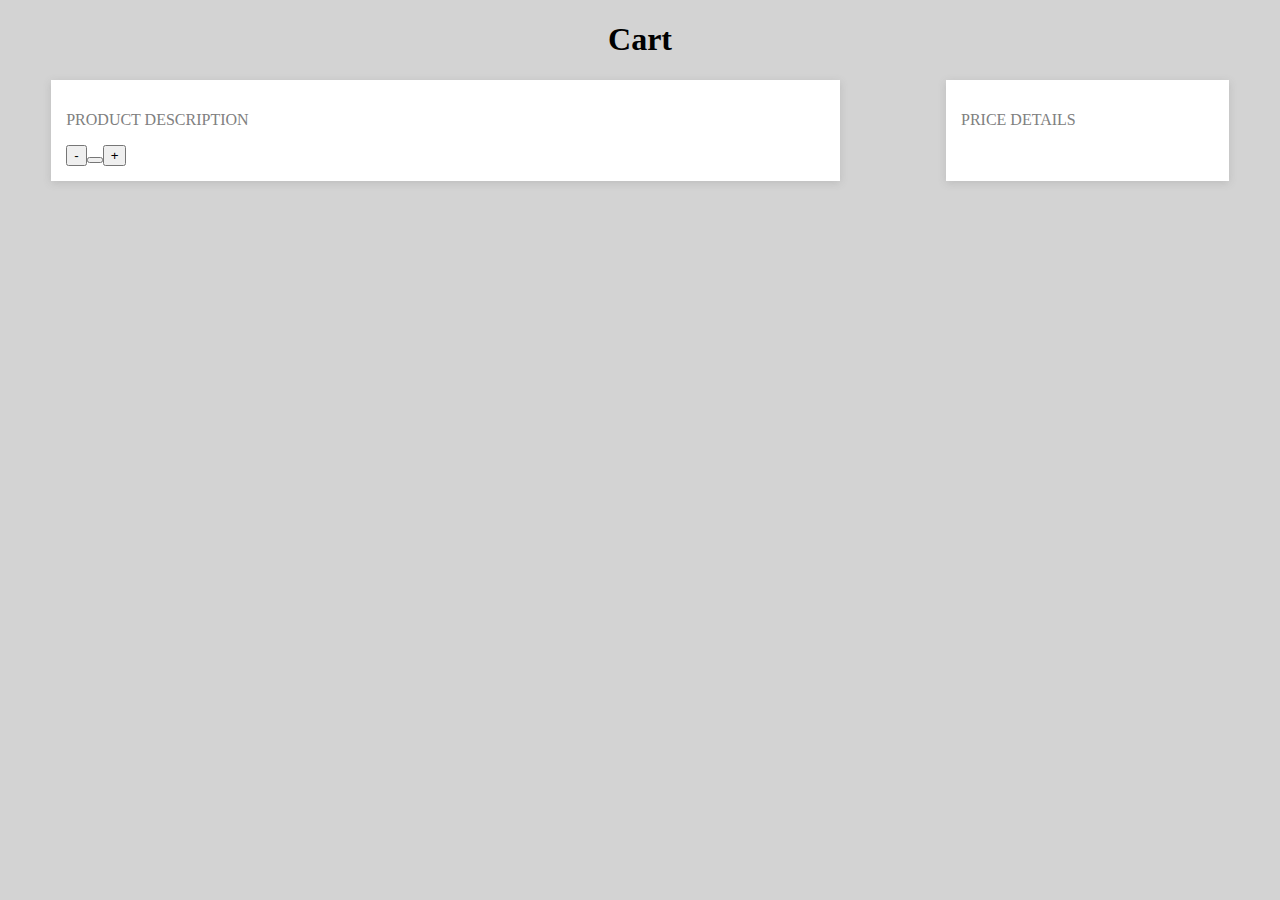
<file: cart.html>
<!DOCTYPE html>
<html lang="en">
  <head>
    <meta charset="UTF-8" />
    <meta http-equiv="X-UA-Compatible" content="IE=edge" />
    <meta name="viewport" content="width=device-width, initial-scale=1.0" />
    <title>Add cart</title>
    <style>
      body {
        background-color: lightgray;
      }
      #container {
        width: 100%;
        display: flex;
        gap: 20px;
        justify-content: space-around;
      }
      #cart-box {
        box-shadow: rgba(99, 99, 99, 0.2) 0px 2px 8px 0px;
        padding: 15px;
        width: 60%;
        background-color: white;
      }
      h1 {
        text-align: center;
      }
      #cart-box > p {
        color: grey;
      }
      #price-box > p {
        color: grey;
      }
      #price-box {
        box-shadow: rgba(99, 99, 99, 0.2) 0px 2px 8px 0px;
        padding: 15px;
        width: 20%;
        background-color: white;
      }
    </style>
  </head>
  <body>
    <h1>Cart</h1>
    <div id="container">
      <div id="cart-box">
        <p>PRODUCT DESCRIPTION</p>
        <div id="box"></div>
        <div><button>-</button id=""><button></button><button>+</button></div>
      </div>
      <div id="price-box">
        <p>PRICE DETAILS</p>
      </div>
    </div>
  </body>
</html>
</file>
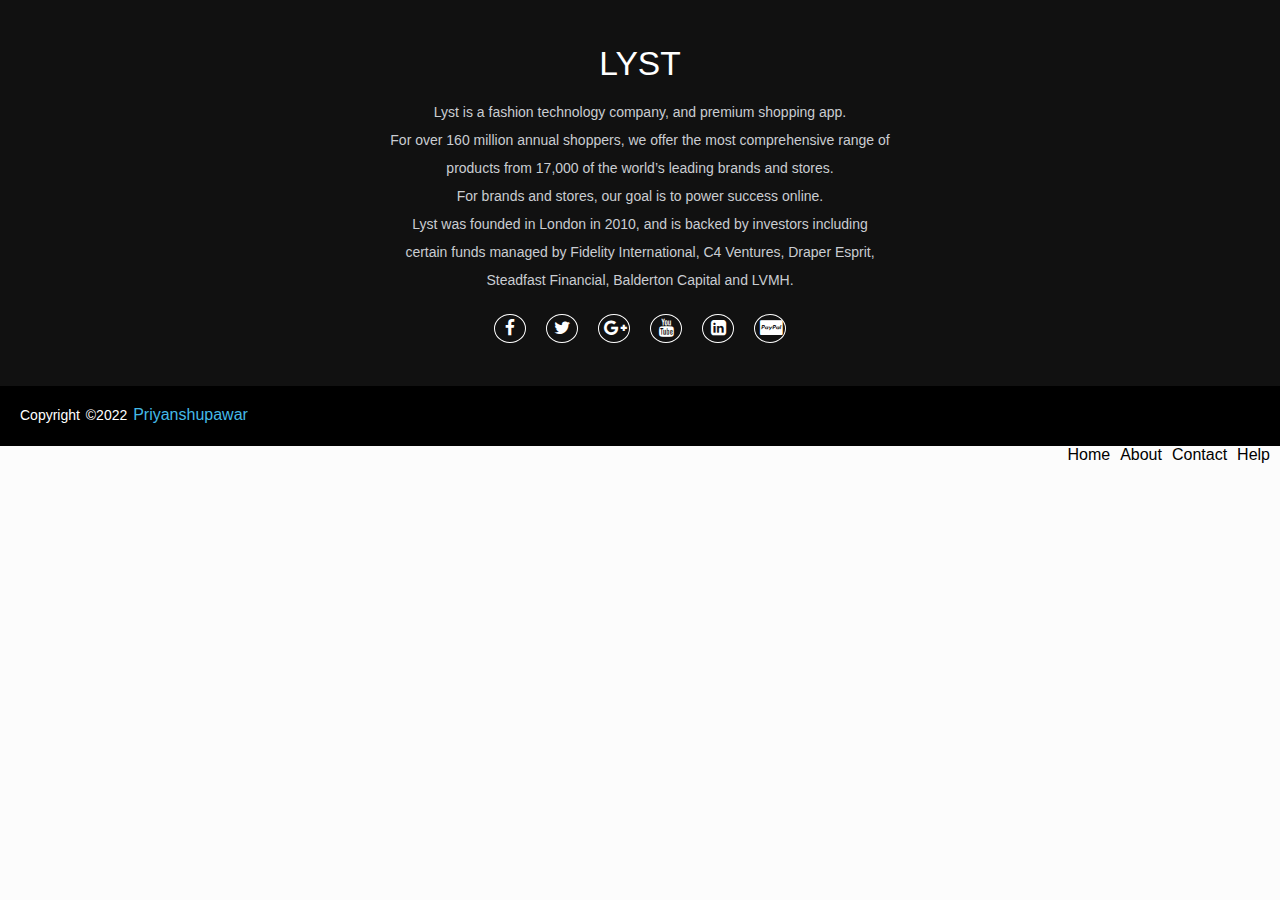
<file: footer.html>
<!DOCTYPE html>
<html lang="en">
  <head>
    <meta charset="UTF-8" />
    <meta http-equiv="X-UA-Compatible" content="IE=edge" />
    <meta name="viewport" content="width=device-width, initial-scale=1.0" />
    <link
      rel="stylesheet"
      href="https://stackpath.bootstrapcdn.com/font-awesome/4.7.0/css/font-awesome.min.css"
    />
    <link rel="stylesheet" href="footer.css" />
    <title>footer</title>
  </head>
  <body>
    <div id="footer">
      <div class="footer-content">
        <h3>LYST</h3>
        <p>
          Lyst is a fashion technology company, and premium shopping app.
          <br />
          For over 160 million annual shoppers, we offer the most comprehensive
          range of products from 17,000 of the world’s leading brands and
          stores. <br />
          For brands and stores, our goal is to power success online.<br />
          Lyst was founded in London in 2010, and is backed by investors
          including certain funds managed by Fidelity International, C4
          Ventures, Draper Esprit, Steadfast Financial, Balderton Capital and
          LVMH.
        </p>
        <ul class="socials">
          <li>
            <a href="#"><i class="fa fa-facebook"></i></a>
          </li>
          <li>
            <a href="#"><i class="fa fa-twitter"></i></a>
          </li>
          <li>
            <a href="#"><i class="fa fa-google-plus"></i></a>
          </li>
          <li>
            <a href="#"><i class="fa fa-youtube"></i></a>
          </li>
          <li>
            <a href="#"><i class="fa fa-linkedin-square"></i></a>
          </li>
          <li>
            <a href="#"><i class="fa fa fa-cc-paypal"></i></a>
          </li>
        </ul>
      </div>
      <div class="footer-bottom">
        <p>copyright &copy;2022 <a href="#">priyanshupawar</a></p>
      </div>
      <div class="footer-menu">
        <ul class="f-menu">
          <li><a href="">Home</a></li>
          <li><a href="">About</a></li>
          <li><a href="">Contact</a></li>
          <li><a href="">Help</a></li>
        </ul>
      </div>
    </div>
  </body>
</html>
</file>
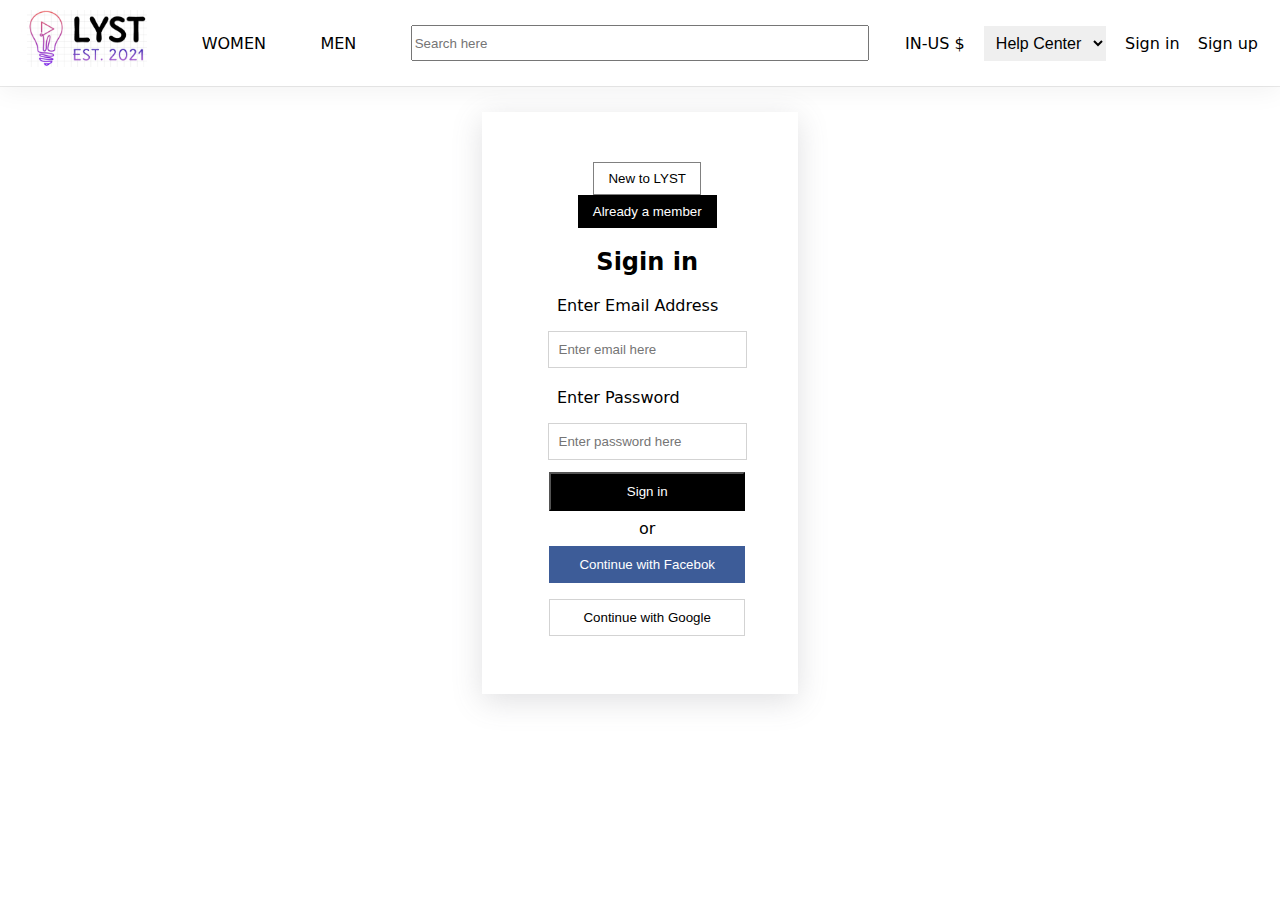
<file: signin.html>
<!DOCTYPE html>
<html lang="en">
  <head>
    <meta charset="UTF-8" />
    <meta http-equiv="X-UA-Compatible" content="IE=edge" />
    <meta name="viewport" content="width=device-width, initial-scale=1.0" />
    <link rel="stylesheet" href="nav.css" />
    <link rel="stylesheet" href="signin.css" />
    <title>Signin</title>
    <style></style>
  </head>
  <body>
    <!-- /* navbar HTML start from here */ -->
    <div id="navbar">
      <div id="left">
        <div>
          <a href="index.html"><img src="lyst-logo.png" alt="" /></a>
        </div>
        <div><a href="womens.html">WOMEN</a></div>
        <div><a href="men.html">MEN</a></div>
        <input placeholder="Search here" />
      </div>
      <div id="right">
        <div><a href="">IN-US $</a></div>
        <div id="selecttag">
          <select>
            <option value="">Help Center</option>
            <option value="">Contact Us</option>
            <option value="">About Us</option>
            <option value="">Careers</option>
          </select>
        </div>

        <div>
          <a href="signin.html">Sign in</a>
        </div>
        <div>
          <a href="signup.html">Sign up</a>
        </div>
      </div>
    </div>

    <!-- /* navbar HTML end from here */ -->

    <!-- Signin part started here -->
    <div id="container-signin">
      <form>
        <button id="linkit">New to LYST</button
        ><button>Already a member</button>
        <h2>Sigin in</h2>
        <p>Enter Email Address</p>
        <input type="text" placeholder="Enter email here" id="email" />
        <p>Enter Password</p>
        <input
          type="password"
          placeholder="Enter password here"
          id="password"
        />
        <button id="Signin-btn">Sign in</button>
        <div>or</div>
        <button>Continue with Facebok</button>
        <br />
        <button>Continue with Google</button>
      </form>
    </div>
  </body>
</html>
<script src="signin.js"></script>
</file>
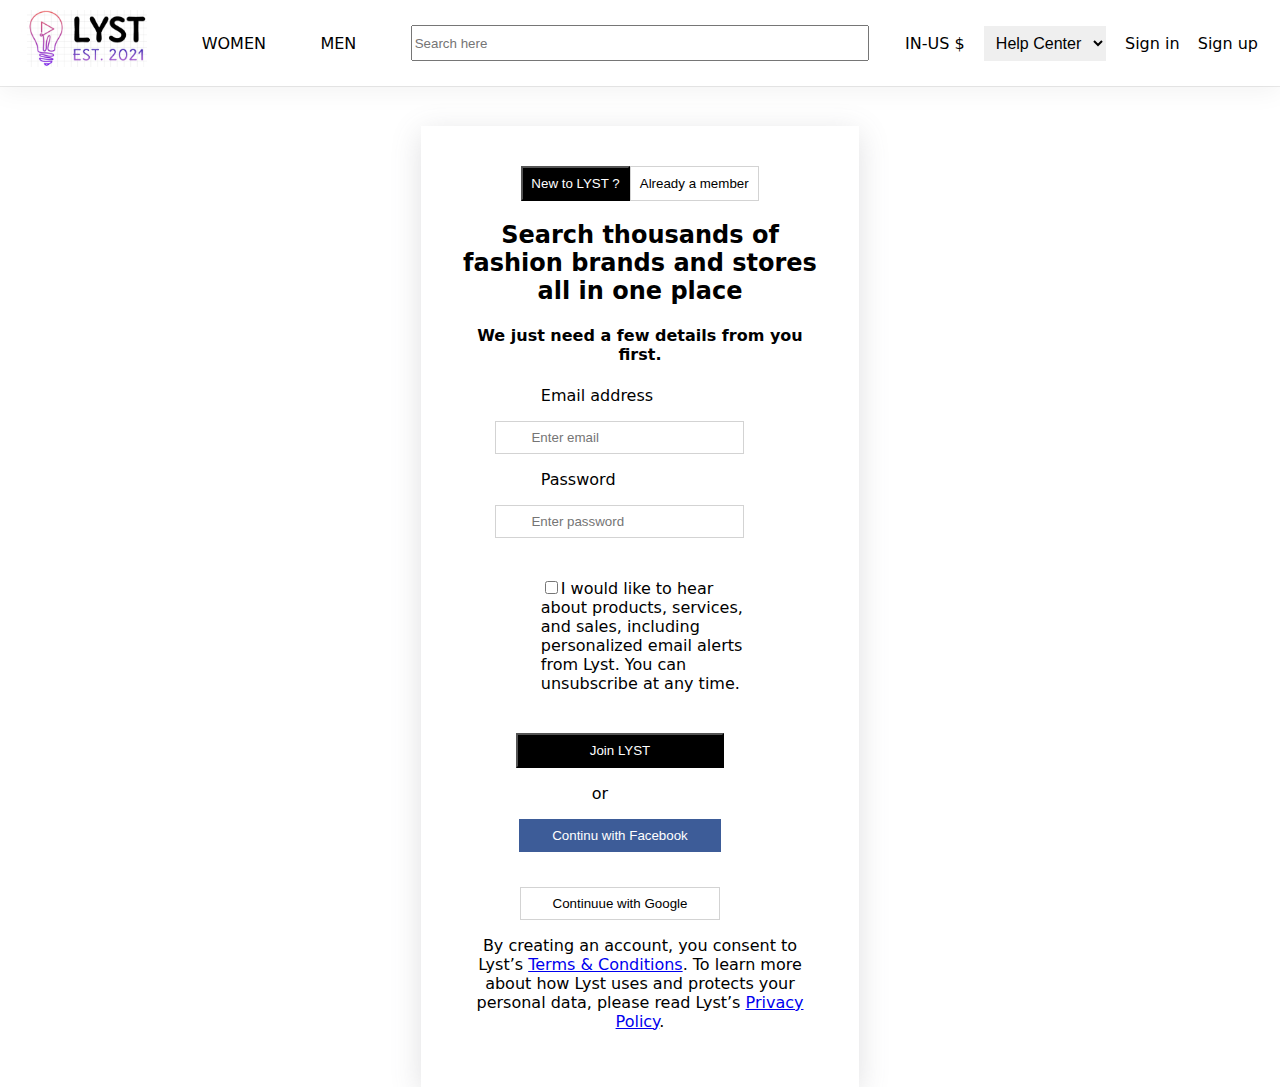
<file: signup.html>
<!DOCTYPE html>
<html lang="en">
  <head>
    <meta charset="UTF-8" />
    <meta http-equiv="X-UA-Compatible" content="IE=edge" />
    <meta name="viewport" content="width=device-width, initial-scale=1.0" />
    <link rel="stylesheet" href="nav.css" />
    <link rel="stylesheet" href="signup.css" />
    <title>Sign Up</title>

    <style></style>
  </head>
  <body>
    <!-- /* navbar HTML start from here */ -->
    <div id="navbar">
      <div id="left">
        <div>
          <a href="index.html"><img src="lyst-logo.png" alt="" /></a>
        </div>
        <div><a href="womens.html">WOMEN</a></div>
        <div><a href="men.html">MEN</a></div>
        <input placeholder="Search here" />
      </div>
      <div id="right">
        <div><a href="">IN-US $</a></div>
        <div id="selecttag">
          <select>
            <option value="">Help Center</option>
            <option value="">Contact Us</option>
            <option value="">About Us</option>
            <option value="">Careers</option>
          </select>
        </div>

        <div>
          <a href="signin.html">Sign in</a>
        </div>
        <div>
          <a href="signup.html">Sign up</a>
        </div>
      </div>
    </div>

    <!-- /* navbar HTML end from here */ -->

    <!-- /* signup HTML end from here */ -->
    <div id="container-signup">
      <div id="btn-2">
        <button>New to LYST ?</button><button>Already a member</button>
      </div>

      <h2>Search thousands of fashion brands and stores all in one place</h2>
      <h4>We just need a few details from you first.</h4>
      <div id="input-email">
        <p>Email address</p>
        <input type="email" placeholder="Enter email" id="email" />
      </div>
      <div id="input-password">
        <p>Password</p>
        <input type="password" placeholder="Enter password" id="password" />
      </div>

      <div id="input-checkbox">
        <input type="checkbox" id="checkbox" /><span
          >I would like to hear about products, services, and sales, including
          personalized email alerts from Lyst. You can unsubscribe at any
          time.</span
        >
      </div>

      <button id="btn-Up">Join LYST</button>

      <p>or</p>
      <div id="btn-facebook">
        <button>Continu with Facebook</button>
      </div>
      <div id="btn-google">
        <button>Continuue with Google</button>
      </div>

      <p>
        By creating an account, you consent to Lyst’s
        <a href="#">Terms & Conditions</a>. To learn more about how Lyst uses
        and protects your personal data, please read Lyst’s
        <a href="#">Privacy Policy</a>.
      </p>
      <!-- <a href="#" class="fa fa-facebook"></a> -->
    </div>
  </body>
</html>
<script src="signup.js"></script>
</file>
<file: footer.css>
* {
  margin: 0;
  padding: 0;
  box-sizing: border-box;
}

body {
  background: #fcfcfc;
  font-family: sans-serif;
}
#footer {
  /* position: absolute; */
  bottom: 0;
  left: 0;
  right: 0;
  background: #111;
  height: auto;
  width: 100vw;
  padding-top: 40px;
  color: #fff;
}
.footer-content {
  display: flex;
  align-items: center;
  justify-content: center;
  flex-direction: column;
  text-align: center;
}
.footer-content h3 {
  font-size: 2.1rem;
  font-weight: 500;
  text-transform: capitalize;
  line-height: 3rem;
}
.footer-content p {
  max-width: 500px;
  margin: 10px auto;
  line-height: 28px;
  font-size: 14px;
  color: #cacdd2;
}
.socials {
  list-style: none;
  display: flex;
  align-items: center;
  justify-content: center;
  margin: 1rem 0 3rem 0;
}

.socials li {
  margin: 0 10px;
}

.socials a {
  text-decoration: none;
  color: #fff;
  border: 1.1px solid white;
  padding: 5px;
  border-radius: 50%;
}

.socials a i {
  font-size: 1.1rem;
  width: 20px;
  transition: color 0.4s ease;
}

.socials a:hover i {
  color: aqua;
}
.footer-bottom {
  background: #000;
  width: 100vw;
  padding: 20px;
  padding-bottom: 40px;
  text-align: center;
}
.footer-bottom p {
  float: left;
  font-size: 14px;
  word-spacing: 2px;
  text-transform: capitalize;
}
.footer-bottom p a {
  color: #44bae8;
  font-size: 16px;
  text-decoration: none;
}
.footer-bottom span {
  text-transform: uppercase;
  opacity: 0.4;
  font-weight: 200;
}
.footer-menu {
  float: right;
}

.footer-menu ul {
  display: flex;
}

.footer-menu ul li {
  padding-right: 10px;
  display: block;
}

.footer-menu ul li a {
  color: black;
  text-decoration: none;
}

.footer-menu ul li a:hover {
  color: brown;
}
@media (max-width: 500px) {
  .footer-menu ul {
    display: flex;
    margin-top: 10px;
    margin-bottom: 20px;
  }
}
</file>
<file: nav.css>
/* navbar CSS start from here */
body {
  margin: 0;
  padding: 0;
  font-family: system-ui, -apple-system, BlinkMacSystemFont, "Segoe UI", Roboto,
    Oxygen, Ubuntu, Cantarell, "Open Sans", "Helvetica Neue", sans-serif;
}

#navbar {
  display: flex;
  width: 100%;
  box-shadow: rgba(0, 0, 0, 0.05) 0px 6px 24px 0px,
    rgba(0, 0, 0, 0.08) 0px 0px 0px 1px;
  padding: 10px 0px;
  margin-bottom: 2%;
  background-color: white;
}
#navbar a {
  text-decoration: none;
  color: black;
}

#left {
  width: 70%;
  height: auto;
  display: flex;
  justify-content: space-around;
}
#left > div {
  cursor: pointer;
  margin: auto;
}
#left > div > a img {
  width: 120px;
}
#left input {
  width: 450px;
  height: 30px;
  margin: auto;
}
#right {
  width: 29%;
  display: flex;

  justify-content: space-around;
}
#right > div {
  cursor: pointer;
  margin: auto;
}
#selecttag {
  position: relative;
  font-family: system-ui, -apple-system, BlinkMacSystemFont, "Segoe UI", Roboto,
    Oxygen, Ubuntu, Cantarell, "Open Sans", "Helvetica Neue", sans-serif;
}

#selecttag select {
  padding: 8px;
  border: 1px solid white;
  font-size: medium;
}

#left > div:nth-child(1) {
  font-size: 40px;
  font-weight: bolder;
}
/* navbar CSS end from here */
</file>
<file: signin.css>
/* signin CSS start from here */
#container-signin {
  width: 20%;
  box-shadow: rgba(100, 100, 111, 0.2) 0px 7px 29px 0px;
  margin: auto;
  padding: 30px;
}
form {
  padding: 20px;
  width: 90%;
  text-align: center;
}

form :nth-child(1) {
  background-color: transparent;
  border: 1px solid grey;
  padding: 8px 14px;

  cursor: pointer;
}
form :nth-child(2) {
  background-color: black;
  border: 1px solid black;
  padding: 8px 14px;
  cursor: pointer;
  color: white;
}
form :nth-child(4) {
  text-align: left;
  margin-left: 25px;
}
form :nth-child(5) {
  border: 1px solid lightgrey;
  width: 77%;
  padding: 10px;
  margin-bottom: 4px;
}
form :nth-child(6) {
  text-align: left;
  margin-left: 25px;
}
form :nth-child(7) {
  border: 1px solid lightgrey;
  width: 77%;
  padding: 10px;
  margin-bottom: 4px;
}
form :nth-child(8) {
  background-color: black;
  color: white;
  width: 85%;
  padding: 10px;
  margin: 8px;
  cursor: pointer;
}
form :nth-child(10) {
  background-color: #3d5c98;
  width: 85%;
  padding: 10px;
  margin: 8px;
  border: 1px solid #3d5c98;
  cursor: pointer;
  color: white;
}
form :nth-child(12) {
  width: 85%;
  padding: 10px;
  margin: 8px;
  border: 1px solid lightgrey;
  background-color: transparent;
  cursor: pointer;
}
form > h2 {
  text-align: center;
  margin-bottom: 20px;
}
form input {
  width: 80%;
}
/* signin CSS end from here */
</file>
<file: signup.css>
/* signup CSS start from here */

#container-signup {
  text-align: center;
  padding: 40px;
  width: 28%;
  box-shadow: rgba(100, 100, 111, 0.2) 0px 7px 29px 0px;
  margin: auto;
  margin-top: 40px;
}
#btn-2 :nth-child(1) {
  padding: 8px;
  background-color: black;
  color: white;
  cursor: pointer;
}
#btn-2 :nth-child(2) {
  background-color: transparent;
  padding: 9px;
  border: 1px solid lightgrey;
  cursor: pointer;
}
#input-email p {
  margin-left: 80px;
  font-size: medium;
  text-align: left;
}
#input-email input {
  margin-right: 40px;
  text-align: left;
  padding: 8px 35px;
  color: lightgray;
  border: 1px solid lightgray;
}
#input-password p {
  margin-left: 80px;
  font-size: medium;
  text-align: left;
}
#input-password input {
  margin-right: 40px;
  text-align: left;
  padding: 8px 35px;
  color: lightgray;
  border: 1px solid lightgray;
  margin-bottom: 40px;
}
#input-checkbox {
  text-align: left;
  width: 60%;
  margin-left: 80px;
  margin-bottom: 40px;
}
#container-signup > button {
  margin-right: 40px;
  text-align: left;
  cursor: pointer;
  padding: 8px 72px;
  background-color: black;
  color: white;
}
#container-signup > button + p {
  margin-right: 80px;
}
#btn-facebook > button {
  margin-right: 40px;
  text-align: left;
  cursor: pointer;
  padding: 8px 32px;
  border: 1px solid #3d5c98;
  background-color: #3d5c98;
  color: white;
  margin-bottom: 35px;
}
#btn-google > button {
  margin-right: 40px;
  text-align: left;
  cursor: pointer;
  padding: 8px 32px;
  border: 1px solid lightgrey;
  background-color: white;
  color: black;
}

/* signup CSS end  here */
</file>
